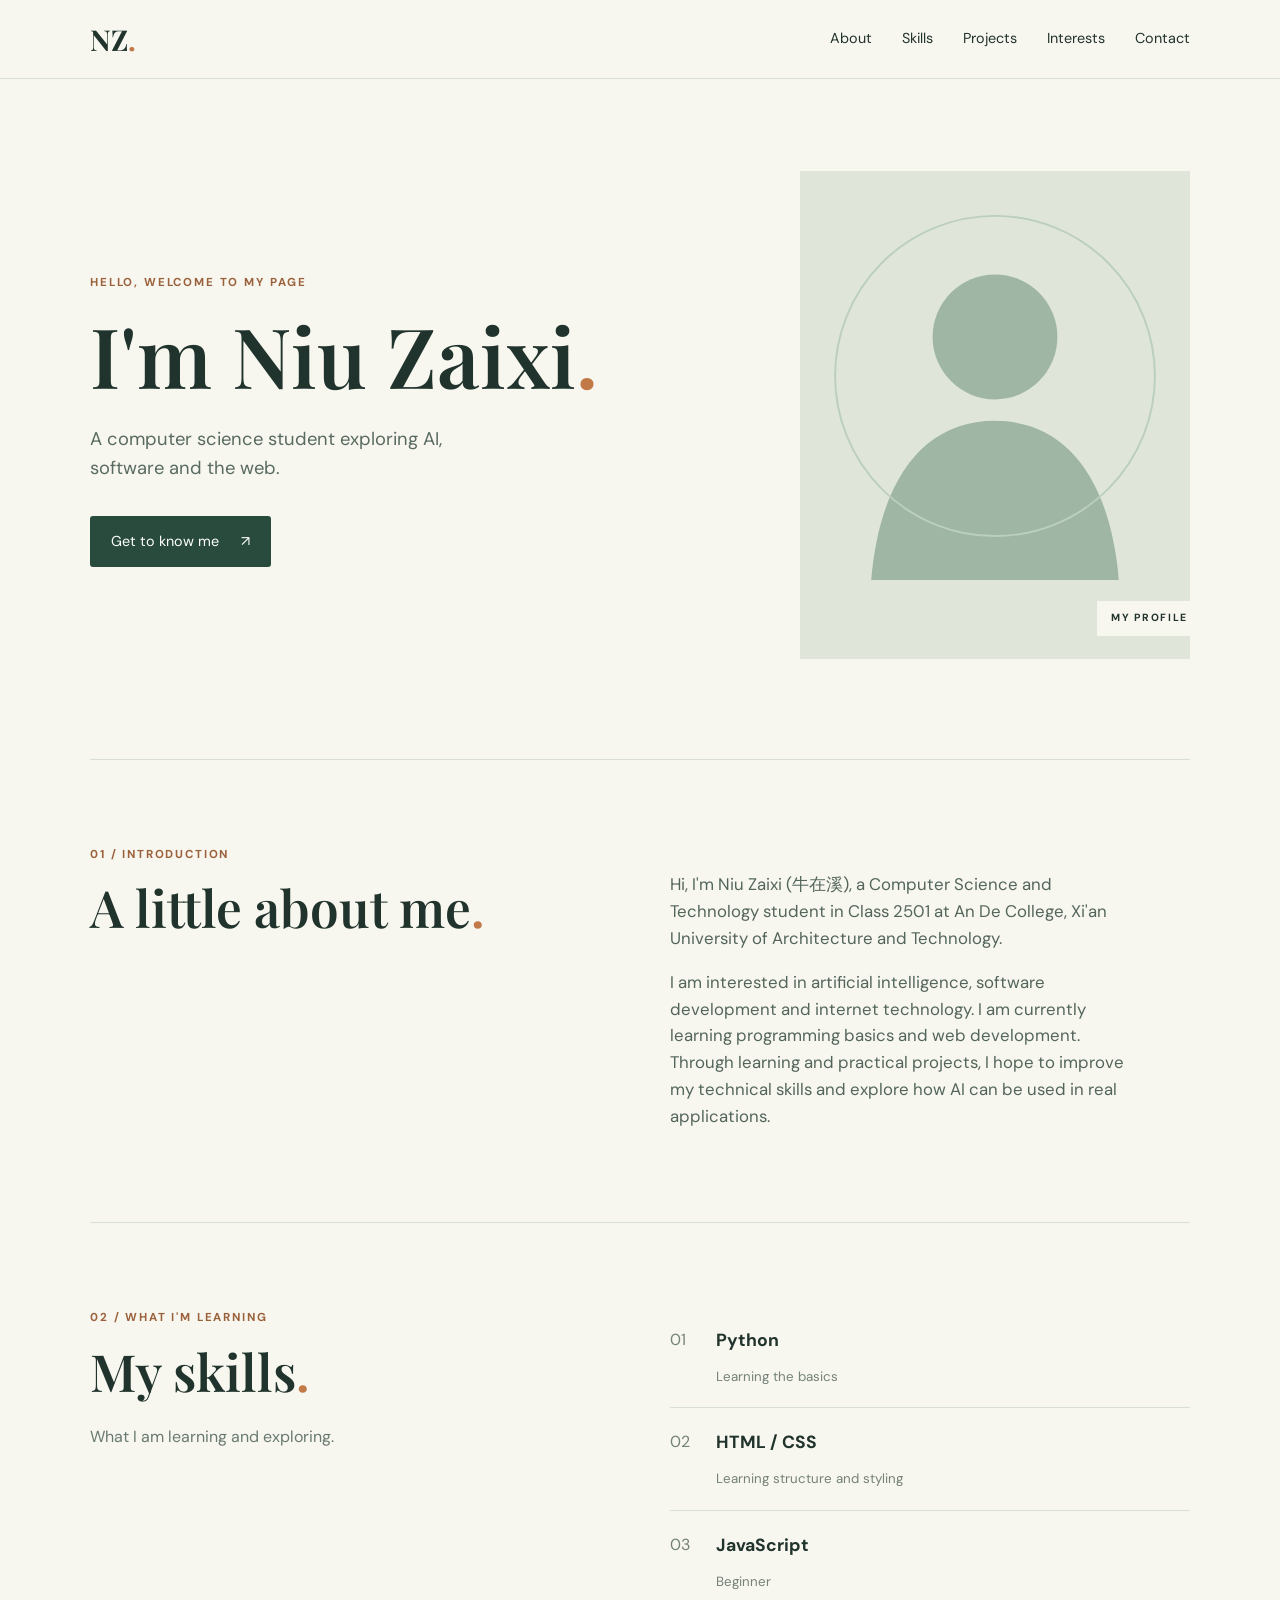
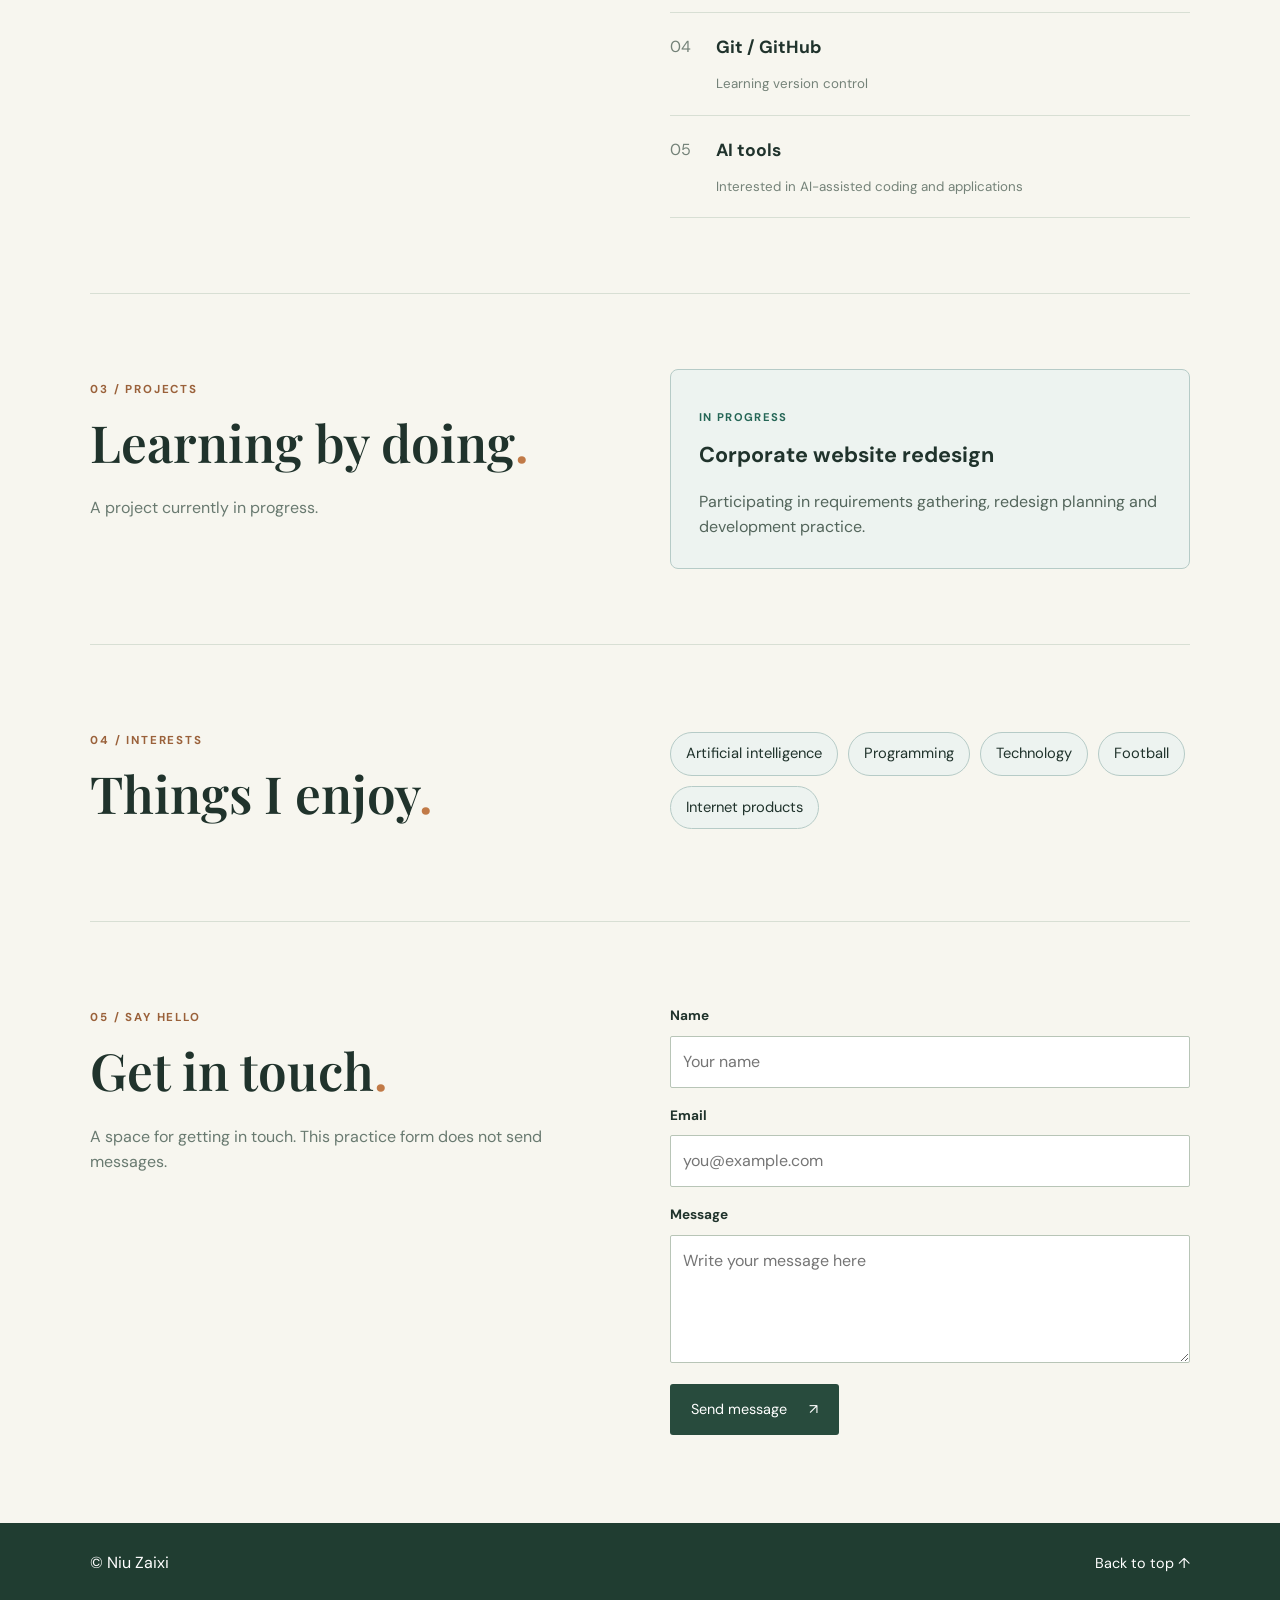
<file: 1.2_Personal_Profile/index.html>
<!DOCTYPE html>
<html lang="en">
<head>
  <meta charset="UTF-8">
  <meta name="viewport" content="width=device-width, initial-scale=1.0">
  <title>Niu Zaixi | Personal Profile</title>
  <link rel="preconnect" href="https://fonts.googleapis.com">
  <link rel="preconnect" href="https://fonts.gstatic.com" crossorigin>
  <link href="https://fonts.googleapis.com/css2?family=DM+Sans:wght@400;500;700&family=Playfair+Display:wght@600;700&display=swap" rel="stylesheet">
  <link rel="stylesheet" href="css/styles.css">
</head>
<body>
  <header class="site-header" id="top">
    <div class="header-inner">
      <a class="brand" href="#top">NZ<span>.</span></a>
      <nav aria-label="Main navigation">
        <a href="#about">About</a><a href="#skills">Skills</a><a href="#projects">Projects</a><a href="#interests">Interests</a><a href="#contact">Contact</a>
      </nav>
    </div>
  </header>
  <main>
    <section class="hero" aria-labelledby="hero-title">
      <div class="hero-copy">
        <p class="eyebrow">HELLO, WELCOME TO MY PAGE</p>
        <h1 id="hero-title">I'm Niu Zaixi<span>.</span></h1>
        <p class="hero-intro">A computer science student exploring AI, software and the web.</p>
        <a class="button" href="#about">Get to know me <span aria-hidden="true">↗</span></a>
      </div>
      <div class="portrait-wrap">
        <img src="images/profile-placeholder.svg" alt="Placeholder illustration for a profile photo" class="portrait">
        <p class="photo-caption">MY PROFILE</p>
      </div>
    </section>
    <section class="section about" id="about">
      <div><p class="eyebrow">01 / INTRODUCTION</p><h2>A little about me<span>.</span></h2></div>
      <div class="section-copy"><p>Hi, I'm Niu Zaixi (牛在溪), a Computer Science and Technology student in Class 2501 at An De College, Xi'an University of Architecture and Technology.</p><p>I am interested in artificial intelligence, software development and internet technology. I am currently learning programming basics and web development. Through learning and practical projects, I hope to improve my technical skills and explore how AI can be used in real applications.</p></div>
    </section>
    <section class="section skills" id="skills">
      <div><p class="eyebrow">02 / WHAT I'M LEARNING</p><h2>My skills<span>.</span></h2><p class="muted">What I am learning and exploring.</p></div>
      <ul class="skill-list">
        <li><span>01</span><strong>Python</strong><small>Learning the basics</small></li>
        <li><span>02</span><strong>HTML / CSS</strong><small>Learning structure and styling</small></li>
        <li><span>03</span><strong>JavaScript</strong><small>Beginner</small></li>
        <li><span>04</span><strong>Git / GitHub</strong><small>Learning version control</small></li>
        <li><span>05</span><strong>AI tools</strong><small>Interested in AI-assisted coding and applications</small></li>
      </ul>
    </section>
    <section class="section projects" id="projects">
      <div><p class="eyebrow">03 / PROJECTS</p><h2>Learning by doing<span>.</span></h2><p class="muted">A project currently in progress.</p></div>
      <article class="project-card"><p class="project-status">IN PROGRESS</p><h3>Corporate website redesign</h3><p>Participating in requirements gathering, redesign planning and development practice.</p></article>
    </section>
    <section class="section interests" id="interests">
      <div><p class="eyebrow">04 / INTERESTS</p><h2>Things I enjoy<span>.</span></h2></div>
      <ul class="interest-list"><li>Artificial intelligence</li><li>Programming</li><li>Technology</li><li>Football</li><li>Internet products</li></ul>
    </section>
    <section class="section contact" id="contact">
      <div><p class="eyebrow">05 / SAY HELLO</p><h2>Get in touch<span>.</span></h2><p class="muted">A space for getting in touch. This practice form does not send messages.</p></div>
      <form id="contact-form">
        <label for="name">Name</label><input type="text" id="name" name="name" placeholder="Your name" required>
        <label for="email">Email</label><input type="email" id="email" name="email" placeholder="you@example.com" required>
        <label for="message">Message</label><textarea id="message" name="message" rows="4" placeholder="Write your message here" required></textarea>
        <button class="button" type="submit">Send message <span aria-hidden="true">↗</span></button>
        <p id="form-message" class="form-message" role="status"></p>
      </form>
    </section>
  </main>
  <footer><div><span>© Niu Zaixi</span><a href="#top">Back to top ↑</a></div></footer>
  <script>
    // This practice form shows a message; it does not send data to a server.
    document.getElementById('contact-form').addEventListener('submit', function (event) {
      event.preventDefault();
      document.getElementById('form-message').textContent = 'Thank you! This is a practice form, so your message has not been sent.';
    });
  </script>
</body>
</html>
</file>
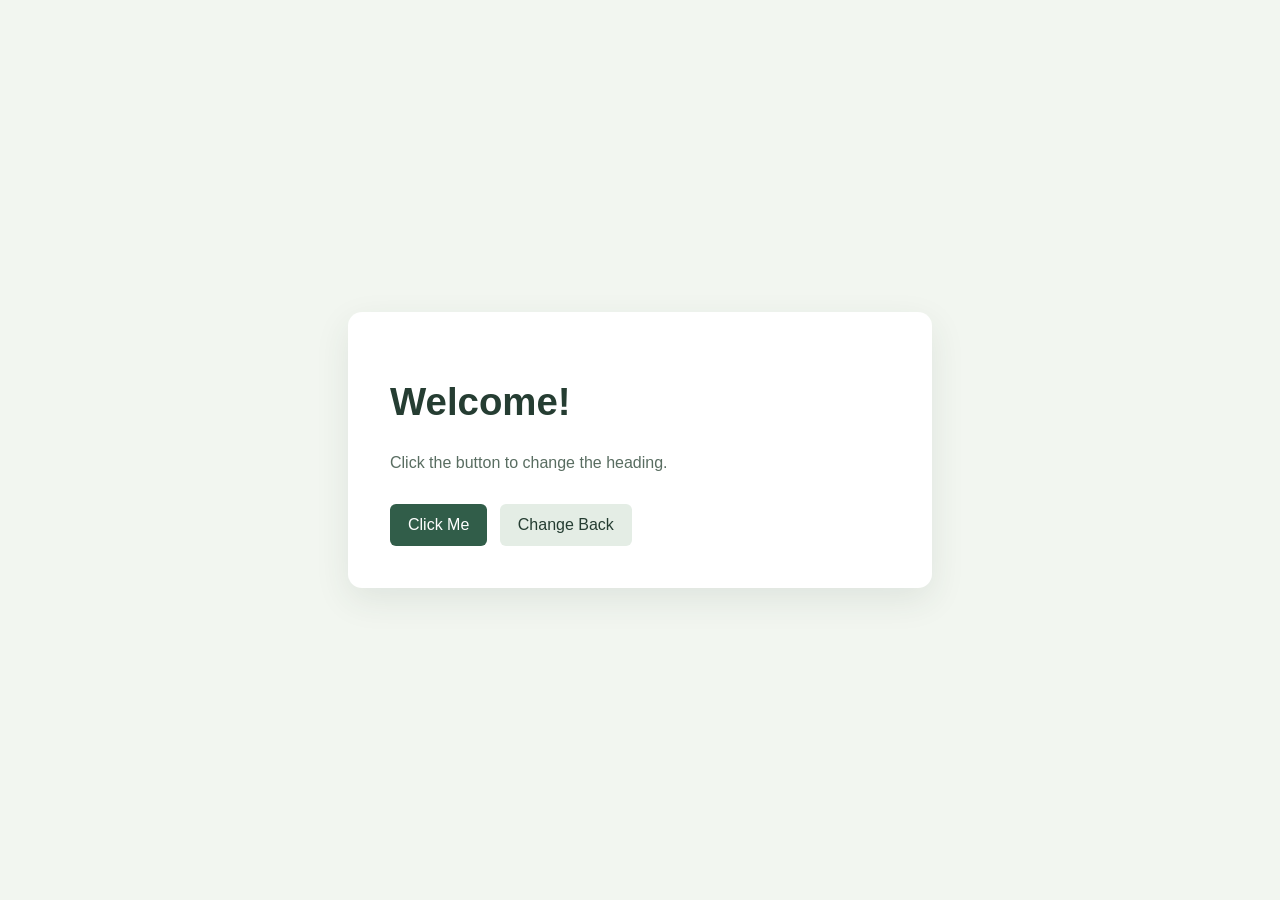
<file: 1.3_Interactive_Page/mypage.html>
<!DOCTYPE html>
<html lang="en">
<head>
  <meta charset="UTF-8">
  <meta name="viewport" content="width=device-width, initial-scale=1.0">
  <title>My Interactive Page</title>
  <style>
    body { margin: 0; min-height: 100vh; display: grid; place-items: center; font-family: Arial, sans-serif; background: #f2f6f0; color: #253d32; }
    main { width: min(500px, 85%); padding: 42px; background: white; border-radius: 14px; box-shadow: 0 12px 35px #263f3118; }
    h1 { font-size: 2.4rem; }
    p { color: #596d61; line-height: 1.6; }
    button { margin: 12px 8px 0 0; padding: 12px 18px; border: 0; border-radius: 6px; background: #315d49; color: white; cursor: pointer; font-size: 1rem; }
    button:hover { background: #477b62; }
    #resetButton { background: #e4ede5; color: #253d32; }
    button:focus-visible { outline: 3px solid #c17a47; outline-offset: 3px; }
  </style>
</head>
<body>
  <main>
    <h1 id="myHeading">Welcome!</h1>
    <p>Click the button to change the heading.</p>
    <button id="myButton">Click Me</button>
    <button id="resetButton">Change Back</button>
  </main>
  <script>
    // Find the heading and both buttons.
    let heading = document.getElementById('myHeading');
    let button = document.getElementById('myButton');
    let resetButton = document.getElementById('resetButton');

    // Change the heading text and colour when the button is clicked.
    button.addEventListener('click', function () {
      heading.textContent = 'You clicked the button!';
      heading.style.color = 'green';
    });

    // Change the heading back to its original text and colour.
    resetButton.addEventListener('click', function () {
      heading.textContent = 'Welcome!';
      heading.style.color = '';
    });
  </script>
</body>
</html>
</file>
<file: 1.2_Personal_Profile/css/styles.css>
* { box-sizing: border-box; }
html { scroll-behavior: smooth; }
body { margin: 0; color: #20332c; background: #f7f6ef; font-family: 'DM Sans', Arial, sans-serif; line-height: 1.6; }
a { color: inherit; }
.site-header { border-bottom: 1px solid #d8dfd4; }
.header-inner, main, footer > div { width: min(1100px, 88%); margin: 0 auto; }
.header-inner { min-height: 78px; display: flex; align-items: center; justify-content: space-between; gap: 24px; }
.brand { font-family: 'Playfair Display', Georgia, serif; font-size: 1.8rem; font-weight: 700; text-decoration: none; }
.brand span, h1 span, h2 span { color: #c17a47; }
nav { display: flex; gap: 30px; }
nav a, footer a { font-size: .9rem; text-decoration: none; }
nav a:hover, footer a:hover { text-decoration: underline; }
.hero { display: grid; grid-template-columns: 1.15fr .85fr; align-items: center; gap: 70px; padding: 92px 0 100px; }
.eyebrow { color: #9a613a; font-size: .72rem; font-weight: 700; letter-spacing: .16em; }
h1, h2 { font-family: 'Playfair Display', Georgia, serif; line-height: 1.12; margin: 15px 0 24px; font-weight: 600; }
h1 { font-size: clamp(3.2rem, 6.5vw, 5.8rem); }
h2 { font-size: clamp(2.3rem, 4vw, 3.4rem); }
.hero-intro { max-width: 390px; color: #596b61; font-size: 1.15rem; margin-bottom: 32px; }
.button { display: inline-block; border: 0; border-radius: 3px; background: #284b3d; color: white; padding: 14px 21px; font: inherit; font-size: .9rem; text-decoration: none; cursor: pointer; }
.button:hover { background: #3b6553; }
.button span { padding-left: 18px; }
.portrait-wrap { position: relative; max-width: 390px; justify-self: end; width: 100%; }
.portrait { display: block; width: 100%; aspect-ratio: 4/5; object-fit: cover; background: #dfe6d9; }
.photo-caption { position: absolute; right: -12px; bottom: 12px; padding: 9px 14px; background: #f7f6ef; font-size: .65rem; letter-spacing: .16em; font-weight: 700; }
.section { border-top: 1px solid #d8dfd4; padding: 75px 0; display: grid; grid-template-columns: 1fr 1fr; gap: 60px; }
.section-copy { font-size: 1.05rem; color: #53655b; padding-top: 20px; max-width: 470px; }
.muted { color: #697a70; }
.skill-list { list-style: none; padding: 0; margin: 8px 0 0; }
.skill-list li { display: grid; grid-template-columns: 48px 1fr auto; gap: 12px; align-items: center; padding: 20px 0; border-bottom: 1px solid #d8dfd4; }
.skill-list li span, .skill-list small { color: #748278; }
.skill-list strong { font-size: 1.1rem; }
form { display: grid; gap: 9px; }
label { font-size: .85rem; font-weight: 700; margin-top: 8px; }
input, textarea { width: 100%; padding: 12px; border: 1px solid #b8c5b7; border-radius: 2px; background: #fff; font: inherit; color: #20332c; }
textarea { resize: vertical; }
form .button { justify-self: start; margin-top: 12px; }
.form-message { color: #425b4d; margin: 2px 0; font-size: .9rem; }
footer { background: #203d31; color: white; }
footer > div { min-height: 80px; display: flex; align-items: center; justify-content: space-between; gap: 20px; }
a:focus-visible, button:focus-visible, input:focus-visible, textarea:focus-visible { outline: 3px solid #c17a47; outline-offset: 3px; }
@media (max-width: 700px) { .hero, .section { grid-template-columns: 1fr; gap: 24px; } .hero { padding: 55px 0 65px; } .portrait-wrap { justify-self: start; max-width: 330px; } .section { padding: 55px 0; } nav { gap: 16px; } .skill-list li { grid-template-columns: 34px 1fr auto; } }

/* Project and interests */
.project-card { padding: 28px; border: 1px solid #b6cbc7; background: #edf3f0; border-radius: 8px; align-self: start; }
.project-card h3 { margin: 10px 0; font-size: 1.35rem; }
.project-card p:last-child { color: #53655b; margin-bottom: 0; }
.project-status { color: #256656; font-size: .7rem; letter-spacing: .12em; font-weight: 700; }
.interest-list { list-style: none; display: flex; flex-wrap: wrap; align-content: start; gap: 10px; padding: 12px 0; margin: 0; }
.interest-list li { border: 1px solid #b6cbc7; background: #edf3f0; padding: 9px 15px; border-radius: 30px; font-size: .92rem; }
.skill-list li { grid-template-columns: 34px 1fr; }
.skill-list small { grid-column: 2; }
.portrait-wrap, .project-card { transition: transform .2s ease; }
.portrait-wrap:hover, .project-card:hover { transform: translateY(-4px); }
@media (max-width: 700px) { .header-inner { align-items: flex-start; flex-direction: column; padding: 15px 0; gap: 6px; } nav { flex-wrap: wrap; gap: 5px 18px; } .skill-list li { grid-template-columns: 34px 1fr; } }
@media (prefers-reduced-motion: reduce) { html { scroll-behavior: auto; } .portrait-wrap, .project-card { transition: none; } }
</file>
